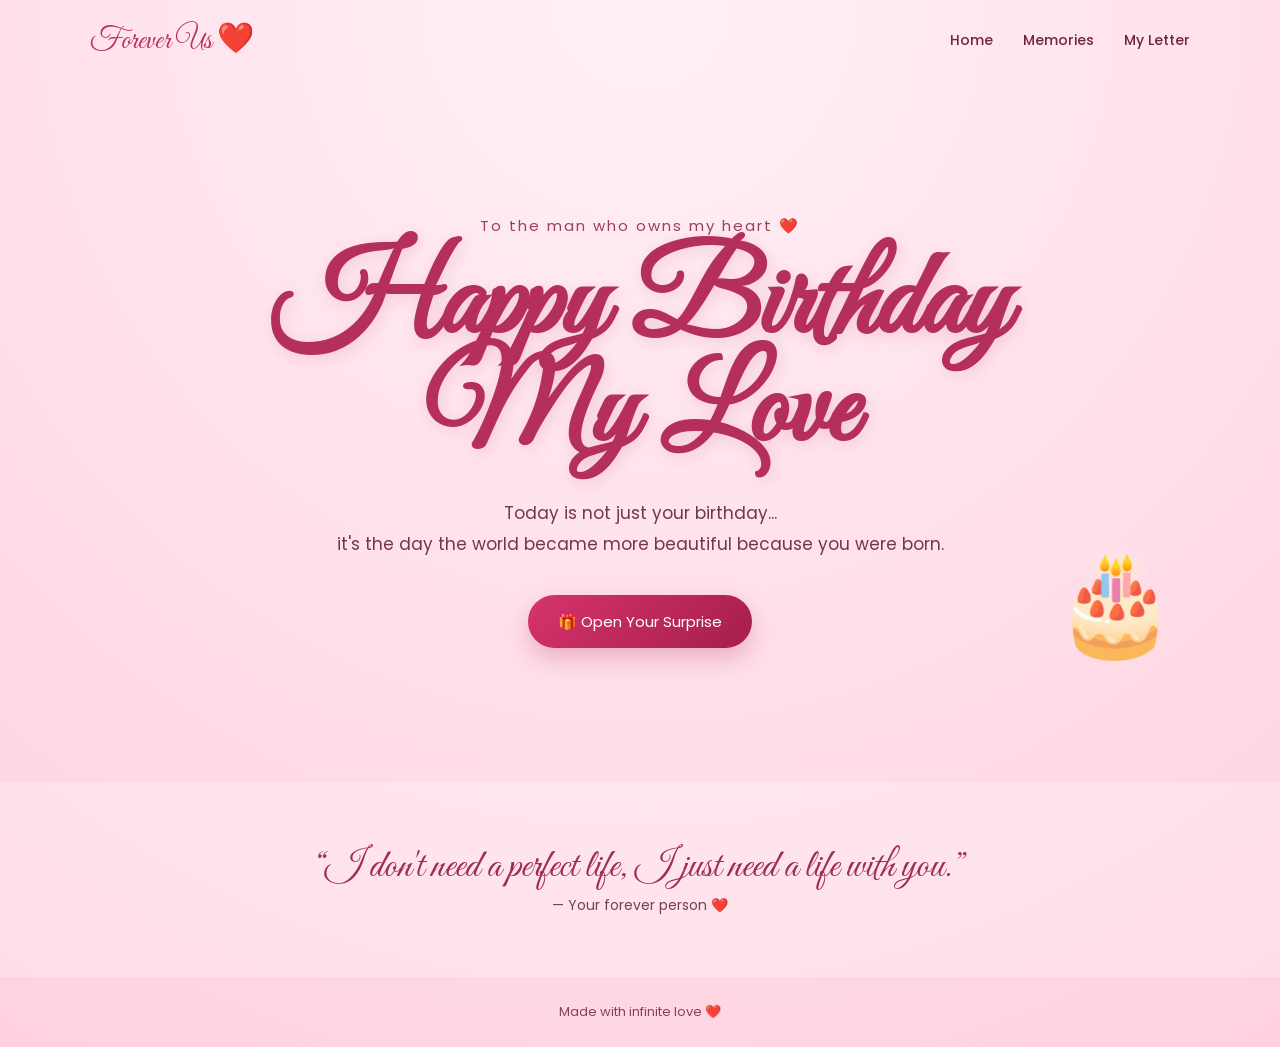
<file: index.html>
<!DOCTYPE html>
<html lang="en">
<head>
    <meta charset="UTF-8">
    <meta name="viewport" content="width=device-width, initial-scale=1.0">

    <title>Happy Birthday My Love ❤️</title>

    <link rel="stylesheet" href="style.css">

    <link
        href="https://fonts.googleapis.com/css2?family=Great+Vibes&family=Poppins:wght@300;400;500;600;700&display=swap"
        rel="stylesheet"
    >
</head>

<body>

    <div class="hearts"></div>

    <nav>
        <div class="logo">Forever Us ❤️</div>

        <div class="nav-links">
            <a href="index.html">Home</a>
            <a href="memories.html">Memories</a>
            <a href="letter.html">My Letter</a>
        </div>
    </nav>

    <main class="hero">

        <div class="hero-content">

            <p class="small-title">To the man who owns my heart ❤️</p>

            <h1>Happy Birthday<br>My Love</h1>

            <p class="subtitle">
                Today is not just your birthday...
                <br>
                it's the day the world became more beautiful because you were born.
            </p>

            <button class="surprise-btn" onclick="birthdaySurprise()">
                🎁 Open Your Surprise
            </button>

            <div id="surpriseMessage" class="hidden-message">

                <h2>You're My Favorite Person ❤️</h2>

                <p>
                    In this beautiful journey called life,
                    I am so lucky that I get to walk beside you.
                </p>

                <p>
                    Happy Birthday, my love.
                    May every dream in your heart come true.
                </p>

                <span>Forever yours 💕</span>

            </div>

        </div>

        <div class="cake">
            🎂
        </div>

    </main>

    <section class="quote-section">

        <p>
            “I don't need a perfect life,
            I just need a life with you.”
        </p>

        <span>— Your forever person ❤️</span>

    </section>

    <footer>
        Made with infinite love ❤️
    </footer>

    <script src="script.js"></script>

</body>
</html>
</file>
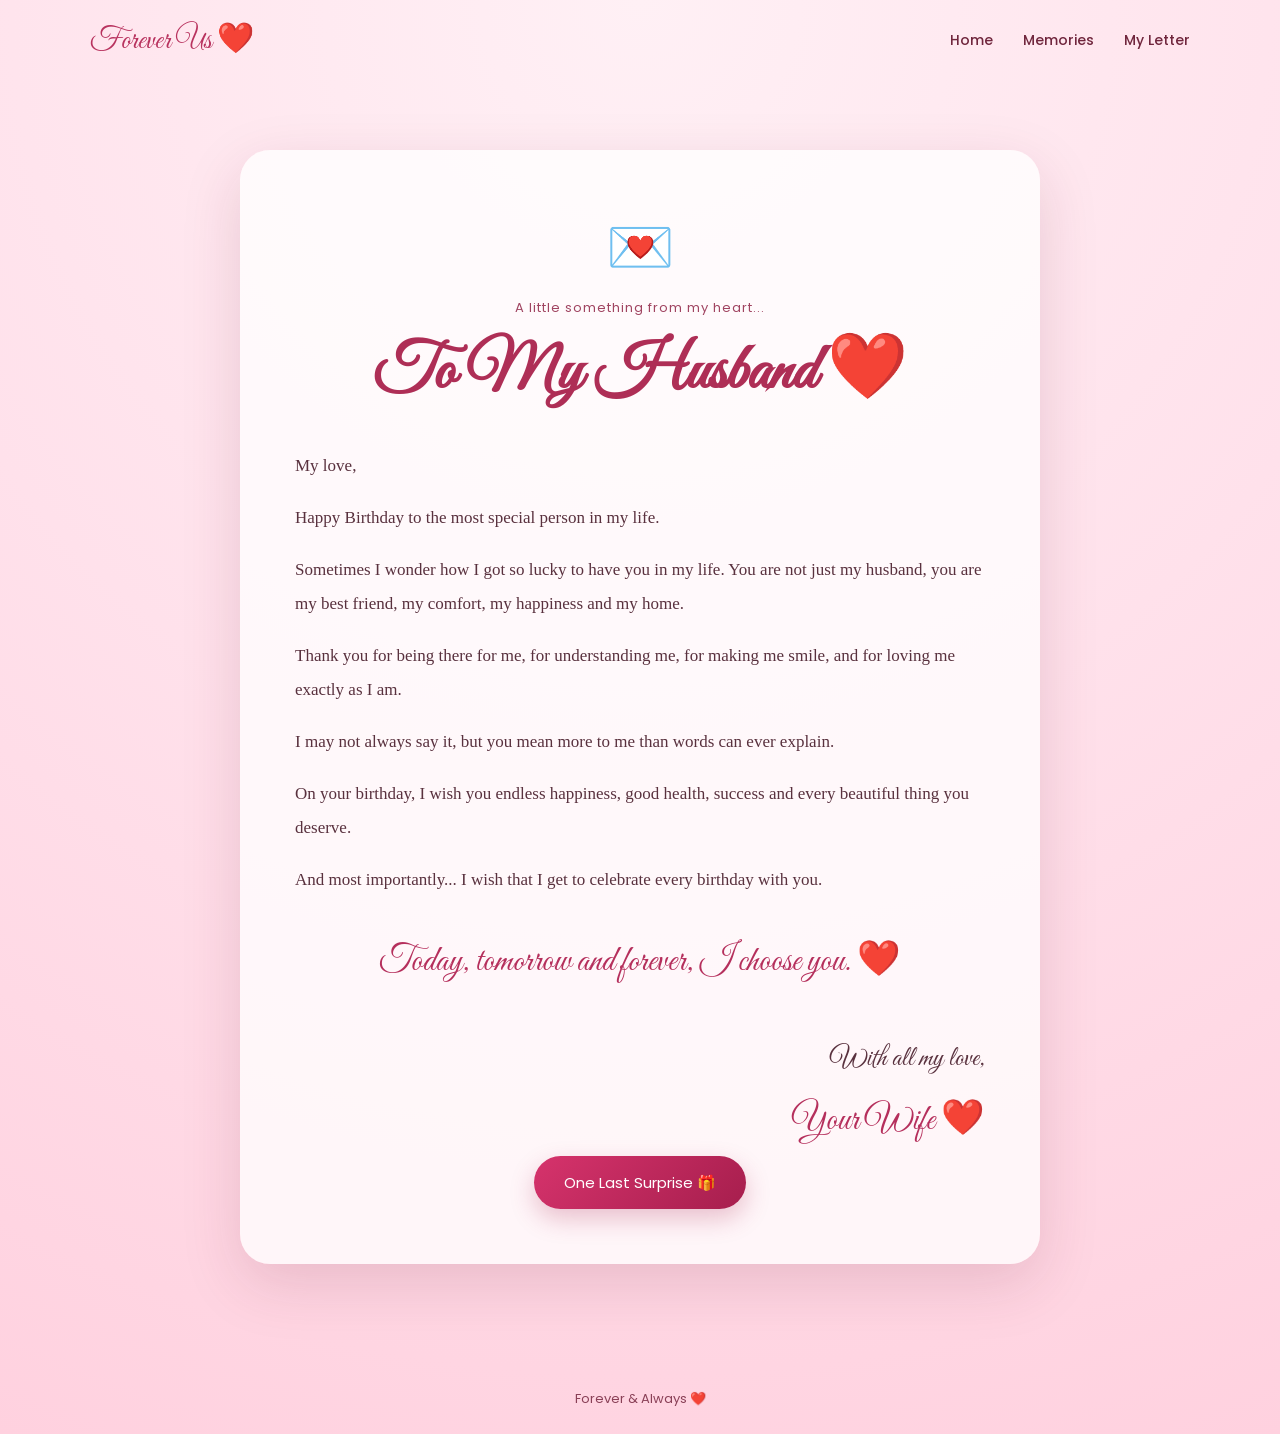
<file: letter.html>
<!DOCTYPE html>
<html lang="en">

<head>

    <meta charset="UTF-8">

    <meta
        name="viewport"
        content="width=device-width, initial-scale=1.0"
    >

    <title>My Letter To You ❤️</title>

    <link rel="stylesheet" href="style.css">

    <link
        href="https://fonts.googleapis.com/css2?family=Great+Vibes&family=Poppins:wght@300;400;500;600;700&display=swap"
        rel="stylesheet"
    >

</head>

<body>

    <div class="hearts"></div>

    <nav>

        <div class="logo">
            Forever Us ❤️
        </div>

        <div class="nav-links">

            <a href="index.html">
                Home
            </a>

            <a href="memories.html">
                Memories
            </a>

            <a href="letter.html">
                My Letter
            </a>

        </div>

    </nav>


    <section class="letter-page">

        <div class="letter-card">

            <div class="envelope-icon">
                💌
            </div>

            <p class="letter-small">
                A little something from my heart...
            </p>

            <h1>
                To My Husband ❤️
            </h1>


            <div class="letter-content">

                <p>
                    My love,
                </p>

                <p>
                    Happy Birthday to the most special person
                    in my life.
                </p>

                <p>
                    Sometimes I wonder how I got so lucky
                    to have you in my life.
                    You are not just my husband,
                    you are my best friend, my comfort,
                    my happiness and my home.
                </p>

                <p>
                    Thank you for being there for me,
                    for understanding me,
                    for making me smile,
                    and for loving me exactly as I am.
                </p>

                <p>
                    I may not always say it,
                    but you mean more to me
                    than words can ever explain.
                </p>

                <p>
                    On your birthday, I wish you endless happiness,
                    good health, success and every beautiful thing
                    you deserve.
                </p>

                <p>
                    And most importantly...
                    I wish that I get to celebrate
                    every birthday with you.
                </p>

                <p class="special-line">
                    Today, tomorrow and forever,
                    I choose you. ❤️
                </p>

                <div class="signature">

                    With all my love,

                    <br>

                    <span>
                        Your Wife ❤️
                    </span>

                </div>

            </div>


            <button
                class="surprise-btn"
                onclick="finalSurprise()"
            >
                One Last Surprise 🎁
            </button>


            <div
                id="finalMessage"
                class="final-message"
            >

                <h2>
                    I Love You ❤️
                </h2>

                <p>
                    More than yesterday,
                    less than tomorrow.
                </p>

                <div class="big-heart">
                    ❤️
                </div>

                <p>
                    Happy Birthday, My Love! 🎂
                </p>

            </div>

        </div>

    </section>


    <footer>
        Forever & Always ❤️
    </footer>


    <script src="script.js"></script>

</body>

</html>
</file>
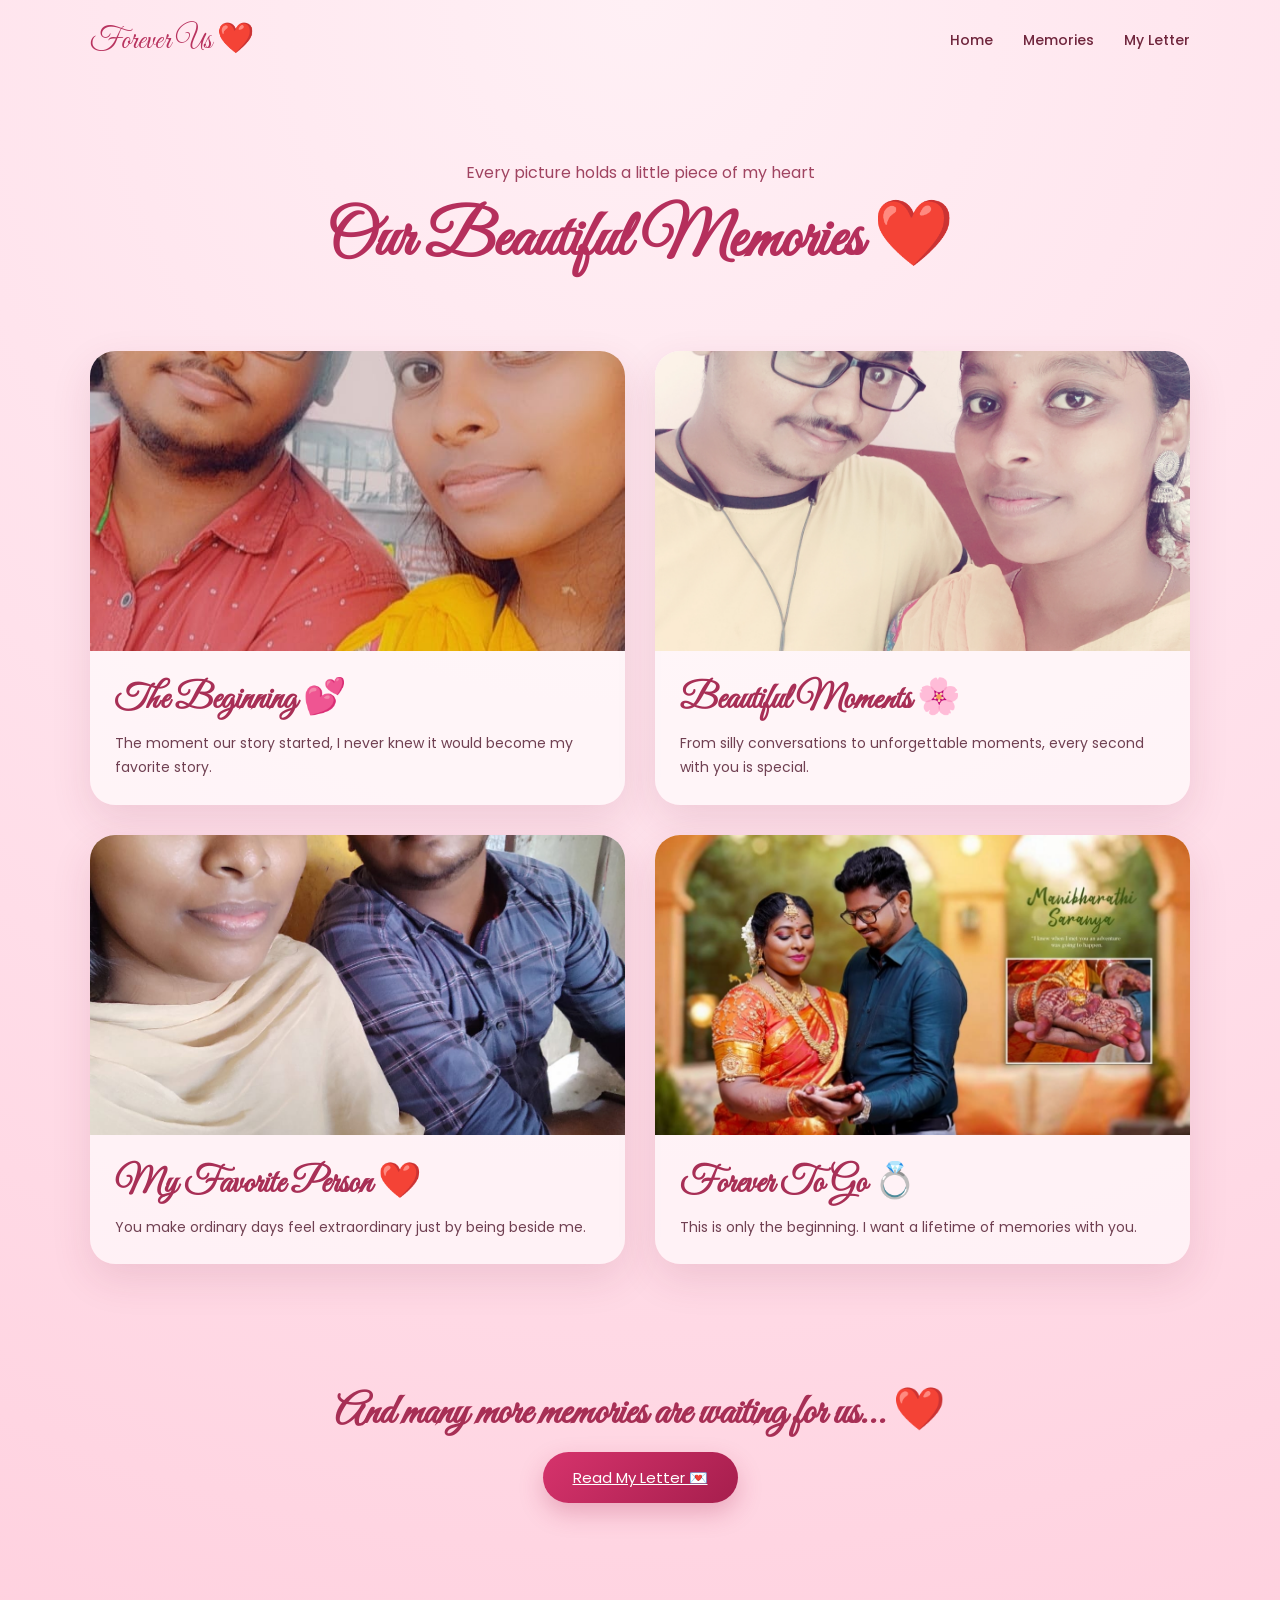
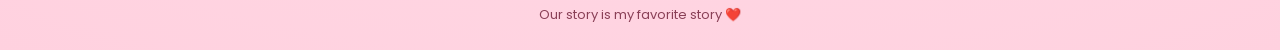
<file: memories.html>
<!DOCTYPE html>
<html lang="en">

<head>

    <meta charset="UTF-8">

    <meta
        name="viewport"
        content="width=device-width, initial-scale=1.0"
    >

    <title>Our Memories ❤️</title>

    <link rel="stylesheet" href="style.css">

    <link
        href="https://fonts.googleapis.com/css2?family=Great+Vibes&family=Poppins:wght@300;400;500;600;700&display=swap"
        rel="stylesheet"
    >

</head>

<body>

    <div class="hearts"></div>

    <nav>

        <div class="logo">
            Forever Us ❤️
        </div>

        <div class="nav-links">

            <a href="index.html">
                Home
            </a>

            <a href="memories.html">
                Memories
            </a>

            <a href="letter.html">
                My Letter
            </a>

        </div>

    </nav>


    <section class="page-header">

        <p>Every picture holds a little piece of my heart</p>

        <h1>Our Beautiful Memories ❤️</h1>

    </section>


    <section class="memory-container">

        <div class="memory-card">

            <img
                src="images/photo1.jpg"
                alt="Our Memory"
            >

            <div class="memory-content">

                <h2>The Beginning 💕</h2>

                <p>
                    The moment our story started,
                    I never knew it would become my favorite story.
                </p>

            </div>

        </div>


        <div class="memory-card">

            <img
                src="images/photo2.jpg"
                alt="Our Memory"
            >

            <div class="memory-content">

                <h2>Beautiful Moments 🌸</h2>

                <p>
                    From silly conversations to unforgettable moments,
                    every second with you is special.
                </p>

            </div>

        </div>


        <div class="memory-card">

            <img
                src="images/photo3.jpg"
                alt="Our Memory"
            >

            <div class="memory-content">

                <h2>My Favorite Person ❤️</h2>

                <p>
                    You make ordinary days feel extraordinary
                    just by being beside me.
                </p>

            </div>

        </div>


        <div class="memory-card">

            <img
                src="images/photo4.jpg"
                alt="Our Memory"
            >

            <div class="memory-content">

                <h2>Forever To Go 💍</h2>

                <p>
                    This is only the beginning.
                    I want a lifetime of memories with you.
                </p>

            </div>

        </div>

    </section>


    <section class="memory-ending">

        <h2>
            And many more memories are waiting for us... ❤️
        </h2>

        <a
            href="letter.html"
            class="surprise-btn"
        >
            Read My Letter 💌
        </a>

    </section>


    <footer>
        Our story is my favorite story ❤️
    </footer>


    <script src="script.js"></script>

</body>

</html>
</file>
<file: style.css>
* {
    margin: 0;
    padding: 0;
    box-sizing: border-box;
}

body {
    font-family: "Poppins", sans-serif;

    background:
        radial-gradient(
            circle at top,
            #fff0f5,
            #ffe1eb,
            #ffd1df
        );

    color: #4a2632;

    min-height: 100vh;

    overflow-x: hidden;
}


/* =========================
   NAVBAR
========================= */

nav {

    width: 100%;

    padding: 20px 7%;

    display: flex;

    justify-content: space-between;

    align-items: center;

    position: relative;

    z-index: 10;
}


.logo {

    font-family: "Great Vibes", cursive;

    font-size: 30px;

    color: #b8325e;
}


.nav-links {

    display: flex;

    gap: 30px;
}


.nav-links a {

    text-decoration: none;

    color: #70263d;

    font-size: 14px;

    font-weight: 500;

    transition: 0.3s;
}


.nav-links a:hover {

    color: #d83c6b;

    transform: translateY(-2px);
}


/* =========================
   HERO
========================= */

.hero {

    min-height: 78vh;

    display: flex;

    justify-content: center;

    align-items: center;

    text-align: center;

    padding: 60px 20px;

    position: relative;
}


.hero-content {

    max-width: 800px;

    z-index: 2;
}


.small-title {

    font-size: 15px;

    letter-spacing: 2px;

    color: #9c405d;

    margin-bottom: 15px;
}


.hero h1 {

    font-family: "Great Vibes", cursive;

    font-size: clamp(65px, 10vw, 120px);

    line-height: 0.9;

    color: #b52f5c;

    margin-bottom: 30px;

    text-shadow: 2px 4px 15px rgba(181, 47, 92, 0.15);
}


.subtitle {

    font-size: 17px;

    line-height: 1.8;

    color: #71384a;

    margin-bottom: 35px;
}


/* =========================
   BUTTON
========================= */

.surprise-btn {

    border: none;

    padding: 15px 30px;

    border-radius: 50px;

    background: linear-gradient(
        135deg,
        #d6336c,
        #a61e4d
    );

    color: white;

    font-size: 15px;

    font-family: "Poppins", sans-serif;

    cursor: pointer;

    box-shadow:
        0 10px 25px rgba(166, 30, 77, 0.25);

    transition: 0.3s;
}


.surprise-btn:hover {

    transform: translateY(-4px) scale(1.03);

    box-shadow:
        0 15px 30px rgba(166, 30, 77, 0.35);
}


/* =========================
   CAKE
========================= */

.cake {

    position: absolute;

    right: 8%;

    bottom: 15%;

    font-size: 100px;

    animation: floating 3s ease-in-out infinite;
}


@keyframes floating {

    0%,
    100% {
        transform: translateY(0);
    }

    50% {
        transform: translateY(-15px);
    }
}


/* =========================
   HIDDEN MESSAGE
========================= */

.hidden-message {

    display: none;

    margin-top: 35px;

    padding: 30px;

    background: rgba(255, 255, 255, 0.6);

    border: 1px solid rgba(255, 255, 255, 0.8);

    border-radius: 25px;

    backdrop-filter: blur(10px);

    animation: appear 0.8s ease;
}


.hidden-message.show {

    display: block;
}


.hidden-message h2 {

    font-family: "Great Vibes", cursive;

    font-size: 40px;

    color: #b52f5c;

    margin-bottom: 15px;
}


.hidden-message p {

    margin-bottom: 10px;

    line-height: 1.7;
}


.hidden-message span {

    display: block;

    margin-top: 20px;

    font-family: "Great Vibes", cursive;

    font-size: 30px;

    color: #b52f5c;
}


@keyframes appear {

    from {

        opacity: 0;

        transform: translateY(20px);
    }

    to {

        opacity: 1;

        transform: translateY(0);
    }
}


/* =========================
   QUOTE
========================= */

.quote-section {

    text-align: center;

    padding: 60px 20px;

    background: rgba(255, 255, 255, 0.25);
}


.quote-section p {

    font-family: "Great Vibes", cursive;

    font-size: 40px;

    color: #9f2d51;
}


.quote-section span {

    font-size: 14px;

    color: #744052;
}


/* =========================
   PAGE HEADER
========================= */

.page-header {

    text-align: center;

    padding: 80px 20px 40px;
}


.page-header p {

    color: #a04461;

    margin-bottom: 10px;
}


.page-header h1 {

    font-family: "Great Vibes", cursive;

    font-size: 65px;

    color: #b52f5c;
}


/* =========================
   MEMORY CARDS
========================= */

.memory-container {

    width: 90%;

    max-width: 1100px;

    margin: auto;

    display: grid;

    grid-template-columns:
        repeat(2, 1fr);

    gap: 30px;

    padding: 30px 0 70px;
}


.memory-card {

    background: rgba(255, 255, 255, 0.65);

    border-radius: 25px;

    overflow: hidden;

    box-shadow:
        0 15px 40px rgba(120, 35, 65, 0.12);

    transition: 0.4s;
}


.memory-card:hover {

    transform: translateY(-8px) rotate(0.5deg);

    box-shadow:
        0 20px 50px rgba(120, 35, 65, 0.18);
}


.memory-card img {

    width: 100%;

    height: 300px;

    object-fit: cover;

    display: block;
}


.memory-content {

    padding: 25px;
}


.memory-content h2 {

    font-family: "Great Vibes", cursive;

    font-size: 35px;

    color: #a82f56;

    margin-bottom: 10px;
}


.memory-content p {

    line-height: 1.7;

    font-size: 14px;

    color: #704052;
}


/* =========================
   MEMORY END
========================= */

.memory-ending {

    text-align: center;

    padding: 50px 20px 90px;
}


.memory-ending h2 {

    font-family: "Great Vibes", cursive;

    font-size: 42px;

    color: #a72f55;

    margin-bottom: 25px;
}


/* =========================
   LETTER
========================= */

.letter-page {

    display: flex;

    justify-content: center;

    padding: 70px 20px 100px;
}


.letter-card {

    width: 100%;

    max-width: 800px;

    padding: 55px;

    background:
        rgba(255, 255, 255, 0.78);

    border-radius: 30px;

    text-align: center;

    box-shadow:
        0 20px 60px rgba(110, 30, 55, 0.15);
}


.envelope-icon {

    font-size: 55px;

    margin-bottom: 10px;
}


.letter-small {

    color: #a04461;

    font-size: 13px;

    letter-spacing: 1px;
}


.letter-card h1 {

    font-family: "Great Vibes", cursive;

    font-size: 65px;

    color: #ae2e56;

    margin: 10px 0 35px;
}


.letter-content {

    text-align: left;

    font-family: Georgia, serif;

    font-size: 17px;

    line-height: 2;

    color: #59313e;
}


.letter-content p {

    margin-bottom: 18px;
}


.special-line {

    text-align: center;

    font-family: "Great Vibes", cursive;

    font-size: 35px;

    color: #b52f5c;

    margin: 30px 0 !important;
}


.signature {

    text-align: right;

    font-family: "Great Vibes", cursive;

    font-size: 27px;

    margin-top: 35px;
}


.signature span {

    color: #b52f5c;

    font-size: 35px;
}


/* =========================
   FINAL SURPRISE
========================= */

.final-message {

    display: none;

    margin-top: 30px;

    padding: 30px;

    background: #fff0f5;

    border-radius: 25px;

    animation: appear 0.8s ease;
}


.final-message.show {

    display: block;
}


.final-message h2 {

    font-family: "Great Vibes", cursive;

    font-size: 55px;

    color: #b52f5c;
}


.big-heart {

    font-size: 70px;

    animation: heartbeat 1s infinite;
}


@keyframes heartbeat {

    0%,
    100% {
        transform: scale(1);
    }

    50% {
        transform: scale(1.25);
    }
}


/* =========================
   FLOATING HEARTS
========================= */

.hearts {

    position: fixed;

    inset: 0;

    pointer-events: none;

    overflow: hidden;

    z-index: 1;
}


.heart {

    position: absolute;

    bottom: -30px;

    font-size: 18px;

    animation:
        heartFloat 6s linear forwards;

    opacity: 0.7;
}


@keyframes heartFloat {

    from {

        transform:
            translateY(0)
            rotate(0deg);

        opacity: 0;
    }

    15% {

        opacity: 0.7;
    }

    to {

        transform:
            translateY(-110vh)
            rotate(360deg);

        opacity: 0;
    }
}


/* =========================
   FOOTER
========================= */

footer {

    text-align: center;

    padding: 25px;

    color: #8a4057;

    font-size: 13px;
}


/* =========================
   MOBILE
========================= */

@media (max-width: 768px) {

    nav {

        flex-direction: column;

        gap: 15px;
    }


    .nav-links {

        gap: 15px;
    }


    .hero {

        min-height: 75vh;
    }


    .cake {

        position: relative;

        right: auto;

        bottom: auto;

        margin-top: 30px;

        font-size: 70px;
    }


    .memory-container {

        grid-template-columns: 1fr;
    }


    .page-header h1 {

        font-size: 50px;
    }


    .letter-card {

        padding: 30px 22px;
    }


    .letter-card h1 {

        font-size: 50px;
    }


    .letter-content {

        font-size: 15px;

        line-height: 1.8;
    }


    .quote-section p {

        font-size: 30px;
    }

}
</file>
